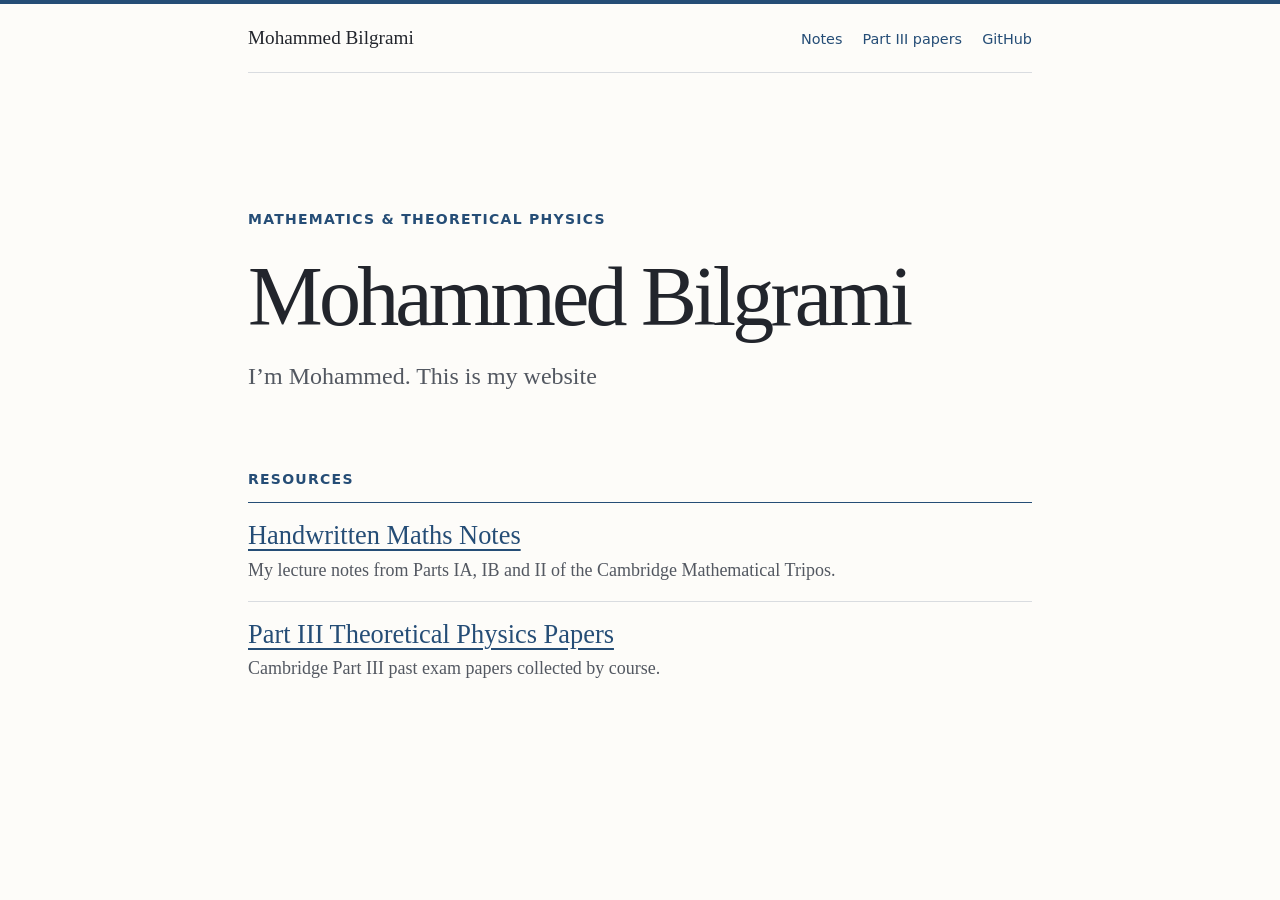
<file: index.html>
<!doctype html>
<html lang="en">
<head>
  <meta charset="utf-8">
  <meta name="viewport" content="width=device-width, initial-scale=1">
  <meta name="description" content="Mohammed Bilgrami’s personal site for mathematics and theoretical physics.">
  <title>Mohammed Bilgrami</title>
  <link rel="stylesheet" href="styles.css">
</head>
<body>
  <header class="site-header">
    <div class="frame header-inner">
      <a class="site-name" href="./" aria-current="page">Mohammed Bilgrami</a>
      <nav aria-label="Main">
        <a href="notes/">Notes</a>
        <a href="part-iii/">Part III papers</a>
        <a href="https://github.com/mohbil01">GitHub</a>
      </nav>
    </div>
  </header>

  <main class="frame">
    <section class="intro" aria-labelledby="name">
      <p class="label">Mathematics &amp; theoretical physics</p>
      <h1 id="name">Mohammed Bilgrami</h1>
      <p class="lede">I’m Mohammed. This is my website</p>
    </section>

    <section class="resources" aria-labelledby="resources">
      <h2 class="label" id="resources">Resources</h2>
      <article class="resource">
        <h3><a href="notes/">Handwritten Maths Notes</a></h3>
        <p>My lecture notes from Parts IA, IB and II of the Cambridge Mathematical Tripos.</p>
      </article>
      <article class="resource">
        <h3><a href="part-iii/">Part III Theoretical Physics Papers</a></h3>
        <p>Cambridge Part III past exam papers collected by course.</p>
      </article>
    </section>
  </main>
</body>
</html>
</file>
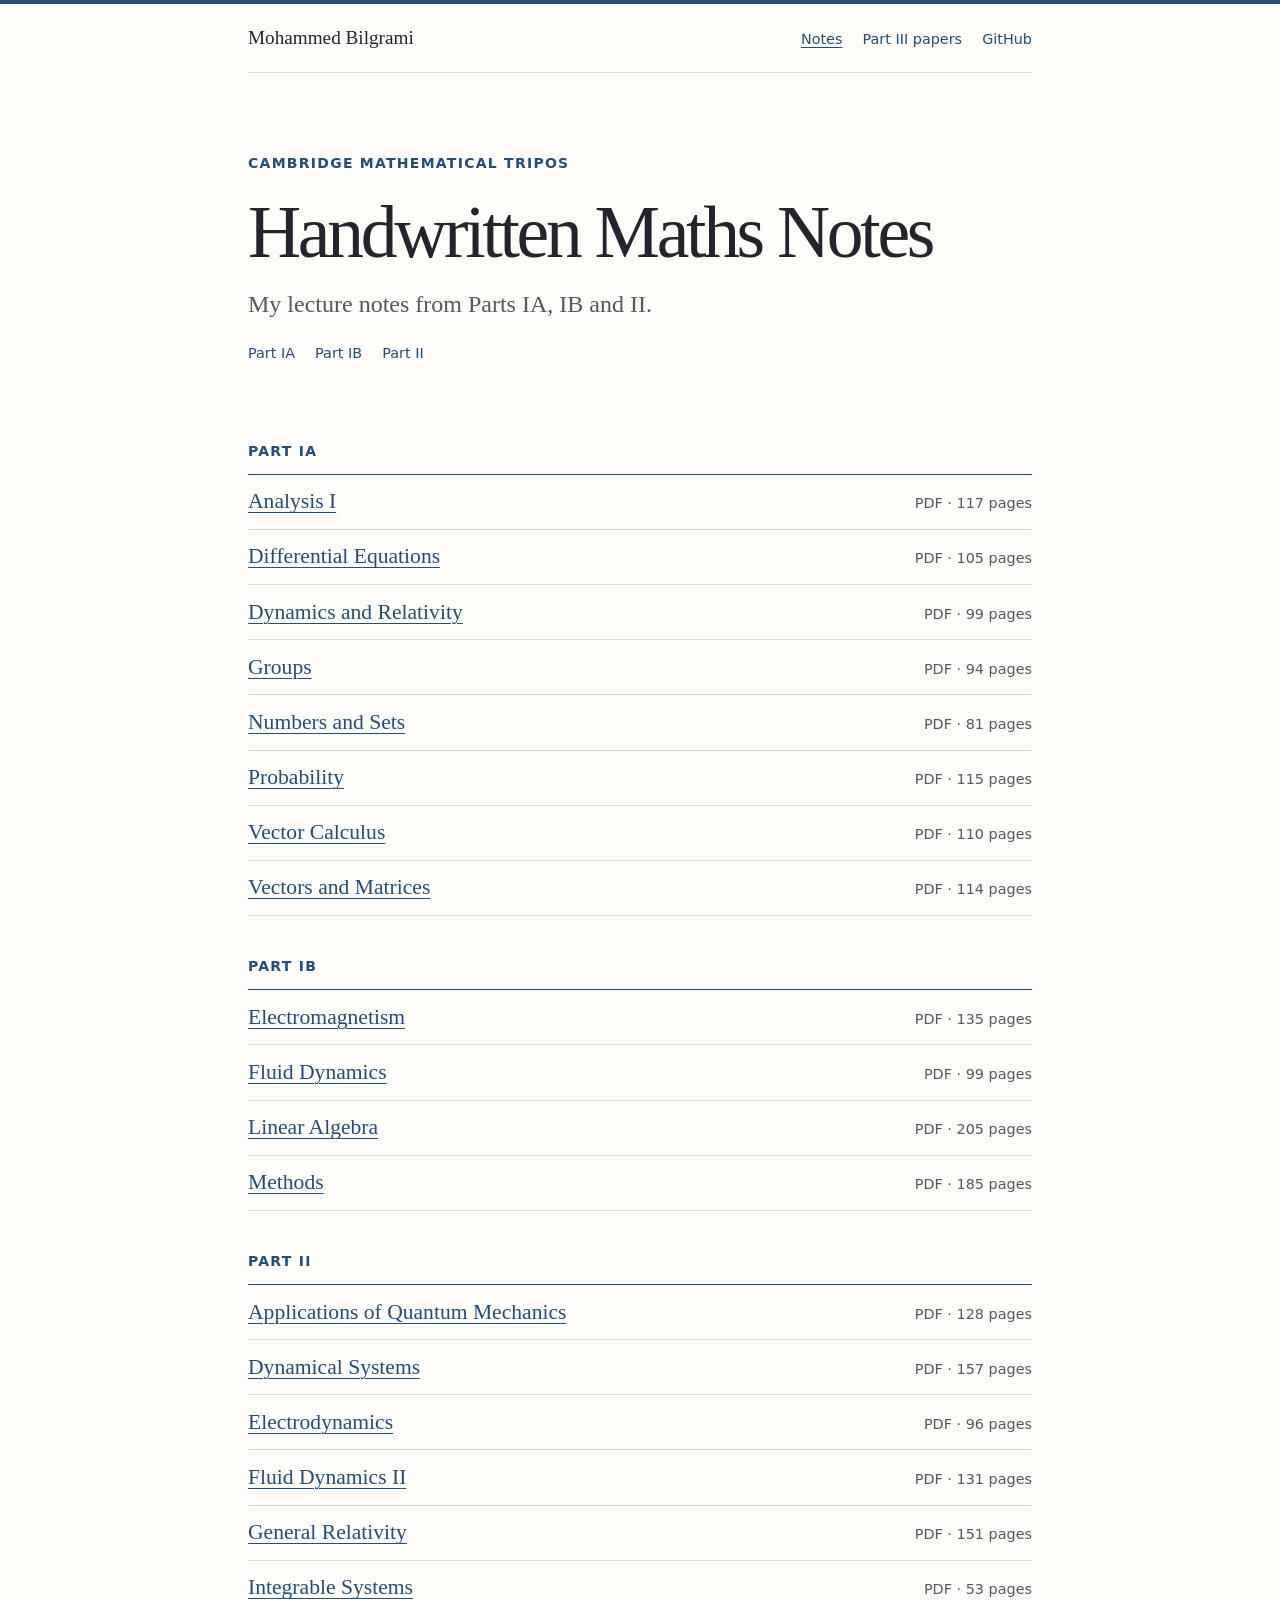
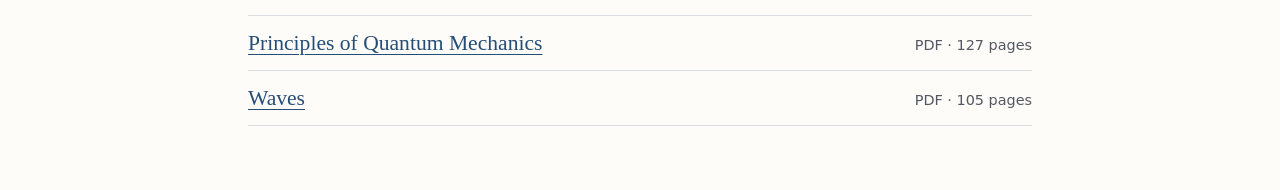
<file: notes/index.html>
<!doctype html>
<html lang="en">
<head>
  <meta charset="utf-8">
  <meta name="viewport" content="width=device-width, initial-scale=1">
  <meta name="description" content="Mohammed Bilgrami’s handwritten lecture notes for Parts IA, IB and II of the Cambridge Mathematical Tripos.">
  <title>Handwritten Maths Notes | Mohammed Bilgrami</title>
  <link rel="stylesheet" href="../styles.css">
</head>
<body>
  <header class="site-header">
    <div class="frame header-inner">
      <a class="site-name" href="../">Mohammed Bilgrami</a>
      <nav aria-label="Main">
        <a href="./" aria-current="page">Notes</a>
        <a href="../part-iii/">Part III papers</a>
        <a href="https://github.com/mohbil01">GitHub</a>
      </nav>
    </div>
  </header>

  <main class="frame">
    <header class="intro archive-intro">
      <p class="label">Cambridge Mathematical Tripos</p>
      <h1>Handwritten Maths Notes</h1>
      <p class="lede">My lecture notes from Parts IA, IB and II.</p>
      <nav class="note-sections" aria-label="Jump to a Tripos part">
        <a href="#part-ia">Part IA</a>
        <a href="#part-ib">Part IB</a>
        <a href="#part-ii">Part II</a>
      </nav>
    </header>

    <section class="resources note-section" aria-labelledby="part-ia">
      <h2 class="label" id="part-ia">Part IA</h2>
      <ul class="courses note-list">
        <li>
          <h3><a href="../IA/Analysis/Analysis_%20lecture%20notes.pdf">Analysis I</a></h3>
          <span class="pdf-meta">PDF · 117 pages</span>
        </li>
        <li>
          <h3><a href="../IA/Differential%20Equations/Differential%20equations_%20lecture%20notes.pdf">Differential Equations</a></h3>
          <span class="pdf-meta">PDF · 105 pages</span>
        </li>
        <li>
          <h3><a href="../IA/Dynamics%20and%20Relativity/Dynamics%20and%20Relativity_%20lecture%20notes%20.pdf">Dynamics and Relativity</a></h3>
          <span class="pdf-meta">PDF · 99 pages</span>
        </li>
        <li>
          <h3><a href="../IA/Groups/Groups_%20lecture%20notes.pdf">Groups</a></h3>
          <span class="pdf-meta">PDF · 94 pages</span>
        </li>
        <li>
          <h3><a href="../IA/Numbers%20and%20Sets/Numbers%20and%20sets_%20lecture%20notes.pdf">Numbers and Sets</a></h3>
          <span class="pdf-meta">PDF · 81 pages</span>
        </li>
        <li>
          <h3><a href="../IA/Probably/Probability_%20lecture%20notes%20.pdf">Probability</a></h3>
          <span class="pdf-meta">PDF · 115 pages</span>
        </li>
        <li>
          <h3><a href="../IA/Vector%20Calculus/Vector%20Calculus_%20lecture%20notes.pdf">Vector Calculus</a></h3>
          <span class="pdf-meta">PDF · 110 pages</span>
        </li>
        <li>
          <h3><a href="../IA/Vectors%20and%20Matrices/Vectors%20and%20matrices_%20lecture%20notes.pdf">Vectors and Matrices</a></h3>
          <span class="pdf-meta">PDF · 114 pages</span>
        </li>
      </ul>
    </section>

    <section class="resources note-section" aria-labelledby="part-ib">
      <h2 class="label" id="part-ib">Part IB</h2>
      <ul class="courses note-list">
        <li>
          <h3><a href="../IB/EM/EM.pdf">Electromagnetism</a></h3>
          <span class="pdf-meta">PDF · 135 pages</span>
        </li>
        <li>
          <h3><a href="../IB/Fluids/Fluids.pdf">Fluid Dynamics</a></h3>
          <span class="pdf-meta">PDF · 99 pages</span>
        </li>
        <li>
          <h3><a href="../IB/Linalg/Linalg%20notes.pdf">Linear Algebra</a></h3>
          <span class="pdf-meta">PDF · 205 pages</span>
        </li>
        <li>
          <h3><a href="../IB/Methods/Methods%20lecture%20notes.pdf">Methods</a></h3>
          <span class="pdf-meta">PDF · 185 pages</span>
        </li>
      </ul>
    </section>

    <section class="resources note-section" aria-labelledby="part-ii">
      <h2 class="label" id="part-ii">Part II</h2>
      <ul class="courses note-list">
        <li>
          <h3><a href="../II/AQM/AQM%20lecture%20notes.pdf">Applications of Quantum Mechanics</a></h3>
          <span class="pdf-meta">PDF · 128 pages</span>
        </li>
        <li>
          <h3><a href="../II/DS/DS%20notes.pdf">Dynamical Systems</a></h3>
          <span class="pdf-meta">PDF · 157 pages</span>
        </li>
        <li>
          <h3><a href="../II/ED/ED%20notes.pdf">Electrodynamics</a></h3>
          <span class="pdf-meta">PDF · 96 pages</span>
        </li>
        <li>
          <h3><a href="../II/FD/FD%20notes.pdf">Fluid Dynamics II</a></h3>
          <span class="pdf-meta">PDF · 131 pages</span>
        </li>
        <li>
          <h3><a href="../II/GR/GR%20notes.pdf">General Relativity</a></h3>
          <span class="pdf-meta">PDF · 151 pages</span>
        </li>
        <li>
          <h3><a href="../II/IS/Note%2022%20Jan%202026.pdf">Integrable Systems</a></h3>
          <span class="pdf-meta">PDF · 53 pages</span>
        </li>
        <li>
          <h3><a href="../II/PQM/PQM%20notes.pdf">Principles of Quantum Mechanics</a></h3>
          <span class="pdf-meta">PDF · 127 pages</span>
        </li>
        <li>
          <h3><a href="../II/W/Waves%20notes.pdf">Waves</a></h3>
          <span class="pdf-meta">PDF · 105 pages</span>
        </li>
      </ul>
    </section>
  </main>
</body>
</html>
</file>
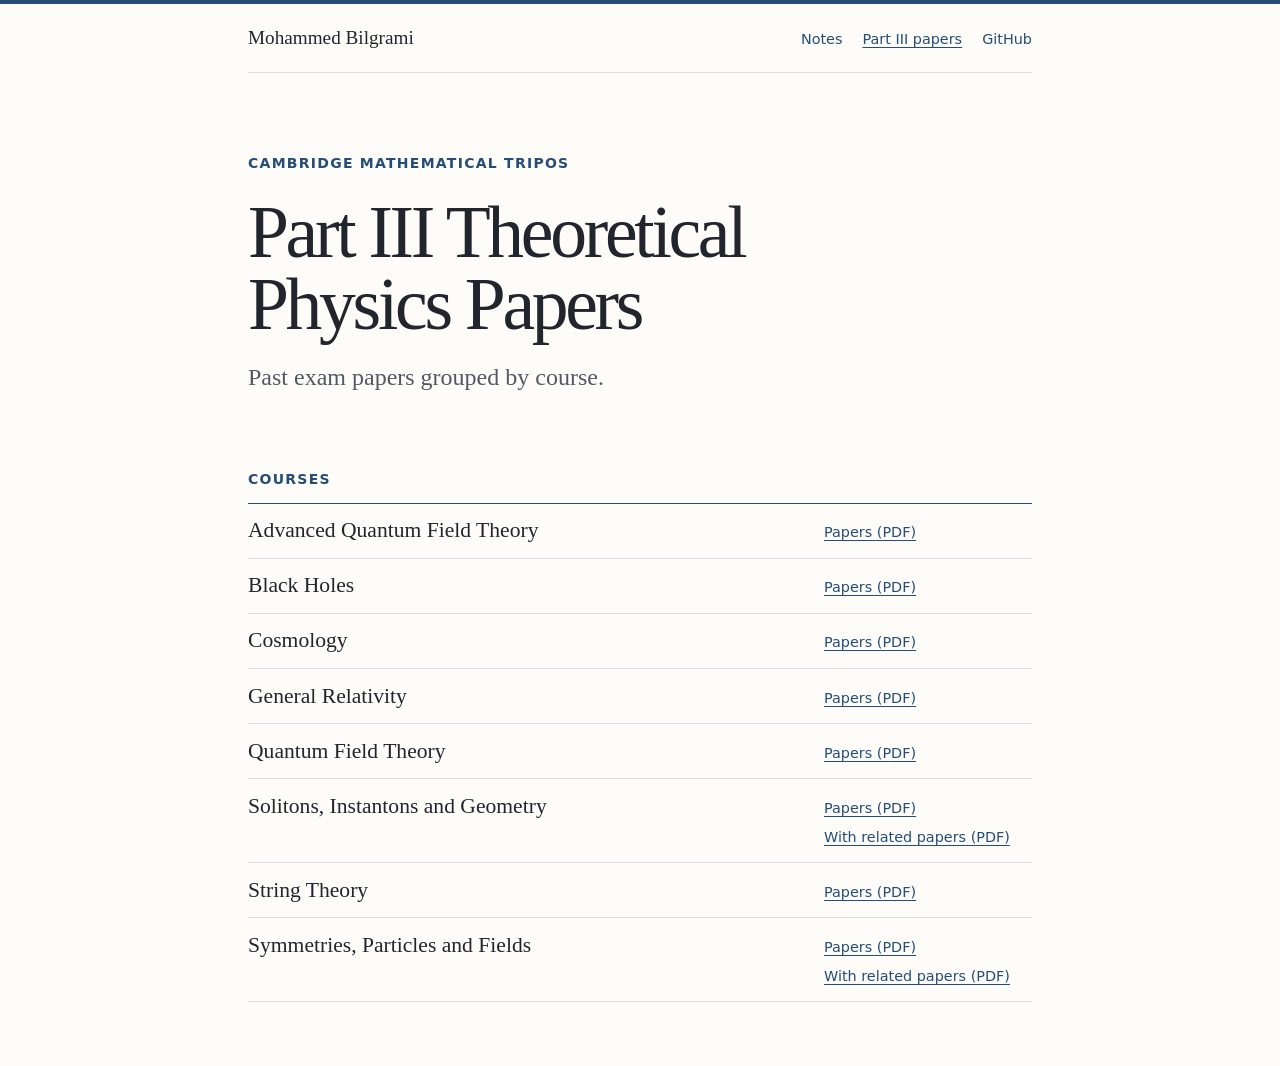
<file: part-iii/index.html>
<!doctype html>
<html lang="en">
<head>
  <meta charset="utf-8">
  <meta name="viewport" content="width=device-width, initial-scale=1">
  <meta name="description" content="Cambridge Part III theoretical physics past exam papers, grouped by course.">
  <title>Part III Theoretical Physics Papers | Mohammed Bilgrami</title>
  <link rel="stylesheet" href="../styles.css">
</head>
<body>
  <header class="site-header">
    <div class="frame header-inner">
      <a class="site-name" href="../">Mohammed Bilgrami</a>
      <nav aria-label="Main">
        <a href="../notes/">Notes</a>
        <a href="./" aria-current="page">Part III papers</a>
        <a href="https://github.com/mohbil01">GitHub</a>
      </nav>
    </div>
  </header>

  <main class="frame">
    <header class="intro archive-intro">
      <p class="label">Cambridge Mathematical Tripos</p>
      <h1>Part III Theoretical Physics Papers</h1>
      <p class="lede">Past exam papers grouped by course.</p>
    </header>

    <section class="resources" aria-labelledby="courses">
      <h2 class="label" id="courses">Courses</h2>
      <ul class="courses">
        <li>
          <h3>Advanced Quantum Field Theory</h3>
          <a href="../Theoretical%20Physics%20Papers/Part_III_Advanced_Quantum_Field_Theory.pdf" aria-label="Advanced Quantum Field Theory papers (PDF)">Papers (PDF)</a>
        </li>
        <li>
          <h3>Black Holes</h3>
          <a href="../Theoretical%20Physics%20Papers/Part_III_Black_Holes.pdf" aria-label="Black Holes papers (PDF)">Papers (PDF)</a>
        </li>
        <li>
          <h3>Cosmology</h3>
          <a href="../Theoretical%20Physics%20Papers/Part_III_Cosmology.pdf" aria-label="Cosmology papers (PDF)">Papers (PDF)</a>
        </li>
        <li>
          <h3>General Relativity</h3>
          <a href="../Theoretical%20Physics%20Papers/Part_III_General_Relativity.pdf" aria-label="General Relativity papers (PDF)">Papers (PDF)</a>
        </li>
        <li>
          <h3>Quantum Field Theory</h3>
          <a href="../Theoretical%20Physics%20Papers/Part_III_Quantum_Field_Theory.pdf" aria-label="Quantum Field Theory papers (PDF)">Papers (PDF)</a>
        </li>
        <li>
          <h3>Solitons, Instantons and Geometry</h3>
          <div class="paper-links">
            <a href="../Theoretical%20Physics%20Papers/Part_III_Solitons_Instantons_and_Geometry.pdf" aria-label="Solitons, Instantons and Geometry papers (PDF)">Papers (PDF)</a>
            <a href="../Theoretical%20Physics%20Papers/Part_III_Solitons_Instantons_and_Geometry_with_related_papers.pdf" aria-label="Solitons, Instantons and Geometry with related papers (PDF)">With related papers (PDF)</a>
          </div>
        </li>
        <li>
          <h3>String Theory</h3>
          <a href="../Theoretical%20Physics%20Papers/Part_III_String_Theory.pdf" aria-label="String Theory papers (PDF)">Papers (PDF)</a>
        </li>
        <li>
          <h3>Symmetries, Particles and Fields</h3>
          <div class="paper-links">
            <a href="../Theoretical%20Physics%20Papers/Part_III_Symmetries_Particles_and_Fields.pdf" aria-label="Symmetries, Particles and Fields papers (PDF)">Papers (PDF)</a>
            <a href="../Theoretical%20Physics%20Papers/Part_III_Symmetries_Particles_and_Fields_with_related_papers.pdf" aria-label="Symmetries, Particles and Fields with related papers (PDF)">With related papers (PDF)</a>
          </div>
        </li>
      </ul>
    </section>
  </main>
</body>
</html>
</file>
<file: styles.css>
:root {
  color-scheme: light;
  --paper: #fdfcf9;
  --ink: #22252c;
  --muted: #535861;
  --blue: #254d76;
  --rule: #d9dce0;
  --serif: "Latin Modern Roman", "Computer Modern Serif", "STIX Two Text", "Times New Roman", serif;
  --sans: system-ui, sans-serif;
}

* { box-sizing: border-box; }

body {
  margin: 0;
  background: var(--paper);
  color: var(--ink);
  font: 1.125rem/1.55 var(--serif);
}

a {
  color: var(--blue);
  text-underline-offset: .2em;
  text-decoration-thickness: .06em;
}

a:hover { text-decoration-thickness: .12em; }

a:focus-visible {
  outline: 2px solid var(--blue);
  outline-offset: 4px;
}

.frame {
  width: min(49rem, calc(100% - clamp(2rem, 8vw, 6rem)));
  margin-inline: auto;
}

.site-header { border-top: 4px solid var(--blue); }

.header-inner {
  display: flex;
  flex-wrap: wrap;
  align-items: baseline;
  justify-content: space-between;
  gap: .65rem 1.5rem;
  padding-block: 1.2rem;
  border-bottom: 1px solid var(--rule);
}

.site-name {
  color: var(--ink);
  font-size: 1.2rem;
}

nav, .paper-links {
  display: flex;
  flex-wrap: wrap;
  gap: .45rem 1.25rem;
}

nav, .courses a {
  font: .9rem/1.5 var(--sans);
}

.site-name, nav a { text-decoration: none; }
nav a:hover, .site-name:hover, nav [aria-current] { text-decoration: underline; }

main { padding-bottom: 4rem; }

.intro { padding-block: clamp(3.75rem, 12vw, 8.5rem) clamp(2.75rem, 7vw, 4.75rem); }
.archive-intro { padding-top: clamp(3rem, 8vw, 5rem); }

.label {
  margin: 0;
  color: var(--blue);
  font: 600 .875rem/1.45 var(--sans);
  letter-spacing: .09em;
  text-transform: uppercase;
}

h1 {
  margin: .3em 0 .27em;
  font-size: clamp(2.65rem, 7.8vw, 5.25rem);
  font-weight: 400;
  letter-spacing: -.045em;
  line-height: .99;
  text-wrap: balance;
}

.archive-intro h1 { font-size: clamp(2.5rem, 6.8vw, 4.6rem); }

.lede {
  max-width: 39ch;
  margin: 0;
  color: var(--muted);
  font-size: clamp(1.2rem, 2.75vw, 1.5rem);
  line-height: 1.35;
}

.resources > h2 {
  padding-bottom: .8rem;
  border-bottom: 1px solid var(--blue);
}

.resource { padding-block: 1rem; }
.resource + .resource { border-top: 1px solid var(--rule); }

.resource h3, .courses h3 {
  margin: 0;
  font-size: 1.35rem;
  font-weight: 400;
  line-height: 1.25;
}

.resource h3 { font-size: 1.65rem; }

.resource p {
  margin: .3rem 0 0;
  color: var(--muted);
}

.courses {
  margin: 0;
  padding: 0;
  list-style: none;
}

.courses > li {
  display: grid;
  grid-template-columns: minmax(0, 1fr) minmax(0, 13rem);
  align-items: baseline;
  gap: .45rem 1.3rem;
  padding-block: .85rem;
  border-bottom: 1px solid var(--rule);
}

.note-sections { margin-top: 1.4rem; }
.note-section + .note-section { margin-top: 2.5rem; }

.note-list > li { grid-template-columns: minmax(0, 1fr) auto; }

.note-list h3 a { font: inherit; }

.pdf-meta {
  color: var(--muted);
  font: .9rem/1.5 var(--sans);
}

@media (max-width: 36rem) {
  .courses > li { grid-template-columns: 1fr; }
}
</file>
